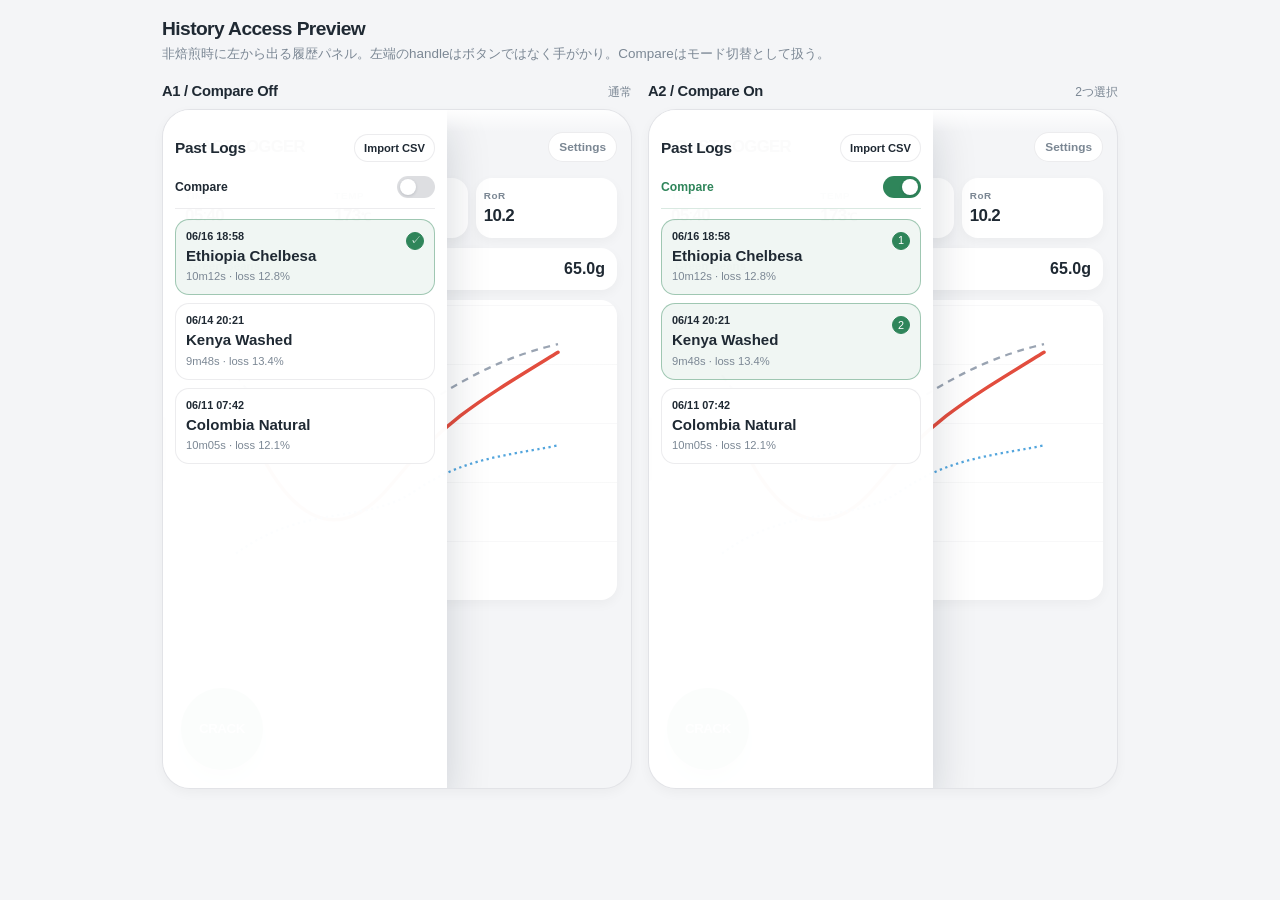
<file: mockups/issue-12-history-rail-preview.html>
<!doctype html>
<html lang="ja">
<head>
  <meta charset="utf-8">
  <meta name="viewport" content="width=device-width, initial-scale=1">
  <title>History Rail Preview</title>
  <style>
    :root {
      --bg-main: #f4f5f7;
      --surface: #ffffff;
      --text-primary: #1f2933;
      --text-secondary: #7b8794;
      --text-muted: #a0aec0;
      --accent-green: #2f855a;
      --accent-orange: #dd6b20;
      --accent-red: #e53e3e;
      --chart-temp: #e74c3c;
      --chart-ror: #3498db;
      --shadow-soft: 0 4px 12px rgba(0, 0, 0, 0.04);
      --shadow-panel: 0 18px 42px rgba(15, 23, 42, 0.16);
    }

    * {
      box-sizing: border-box;
    }

    body {
      margin: 0;
      background: var(--bg-main);
      color: var(--text-primary);
      font-family: -apple-system, BlinkMacSystemFont, "SF Pro Text", "Hiragino Sans", "Hiragino Kaku Gothic ProN", "Yu Gothic", sans-serif;
    }

    main {
      width: min(980px, 100%);
      margin: 0 auto;
      padding: 18px 12px 32px;
    }

    h1 {
      margin: 0 0 4px;
      font-size: 1.2rem;
      letter-spacing: -0.03em;
    }

    .summary {
      margin: 0 0 18px;
      color: var(--text-secondary);
      font-size: 0.84rem;
      line-height: 1.55;
    }

    .preview-grid {
      display: grid;
      grid-template-columns: repeat(2, minmax(0, 1fr));
      gap: 16px;
    }

    .preview {
      min-width: 0;
    }

    .preview-title {
      display: flex;
      align-items: baseline;
      justify-content: space-between;
      gap: 10px;
      margin-bottom: 8px;
    }

    .preview-title strong {
      font-size: 0.92rem;
      letter-spacing: -0.02em;
    }

    .preview-title span {
      color: var(--text-secondary);
      font-size: 0.76rem;
      white-space: nowrap;
    }

    .phone {
      position: relative;
      overflow: hidden;
      height: 680px;
      border: 1px solid rgba(15, 23, 42, 0.08);
      border-radius: 28px;
      background: var(--bg-main);
      box-shadow: var(--shadow-soft);
    }

    .phone::before {
      content: "";
      position: absolute;
      top: 0;
      left: 0;
      right: 0;
      height: 22px;
      background: linear-gradient(180deg, rgba(255, 255, 255, 0.92), rgba(255, 255, 255, 0));
      z-index: 8;
      pointer-events: none;
    }

    .app {
      height: 100%;
      padding: 22px 14px 18px;
      transition: transform 220ms cubic-bezier(0.2, 0.8, 0.2, 1), filter 220ms ease;
    }

    .app.is-shifted {
      transform: translateX(0);
      filter: saturate(0.96);
    }

    header {
      display: flex;
      align-items: center;
      justify-content: space-between;
      margin-bottom: 16px;
    }

    .brand {
      font-size: 1.05rem;
      font-weight: 800;
      letter-spacing: -0.04em;
    }

    .settings {
      border: 1px solid rgba(15, 23, 42, 0.08);
      border-radius: 999px;
      padding: 7px 10px;
      color: var(--text-secondary);
      background: var(--surface);
      font-size: 0.74rem;
      font-weight: 700;
    }

    .stats {
      display: grid;
      grid-template-columns: repeat(3, 1fr);
      gap: 8px;
      margin-bottom: 10px;
    }

    .stat {
      padding: 12px 8px;
      border-radius: 16px;
      background: var(--surface);
      box-shadow: var(--shadow-soft);
    }

    .stat-label {
      display: block;
      color: var(--text-secondary);
      font-size: 0.62rem;
      font-weight: 800;
      letter-spacing: 0.06em;
    }

    .stat-value {
      display: block;
      margin-top: 5px;
      font-size: 1.06rem;
      font-weight: 800;
      font-variant-numeric: tabular-nums;
      letter-spacing: -0.04em;
    }

    .weight {
      display: flex;
      justify-content: space-between;
      gap: 12px;
      margin-bottom: 10px;
      padding: 12px;
      border-radius: 16px;
      background: var(--surface);
      box-shadow: var(--shadow-soft);
    }

    .weight span {
      color: var(--text-secondary);
      font-size: 0.72rem;
      font-weight: 700;
    }

    .weight strong {
      font-size: 1rem;
      font-variant-numeric: tabular-nums;
    }

    .chart {
      position: relative;
      overflow: hidden;
      height: 300px;
      margin-bottom: 14px;
      padding: 12px 8px;
      border-radius: 16px;
      background:
        repeating-linear-gradient(0deg, transparent 0 58px, rgba(15, 23, 42, 0.06) 59px),
        var(--surface);
      box-shadow: var(--shadow-soft);
    }

    svg {
      display: block;
      width: 100%;
      height: 100%;
    }

    .target-line {
      fill: none;
      stroke: rgba(100, 116, 139, 0.65);
      stroke-width: 2;
      stroke-dasharray: 6 5;
    }

    .temp-line {
      fill: none;
      stroke: var(--chart-temp);
      stroke-width: 3;
      stroke-linecap: round;
    }

    .ror-line {
      fill: none;
      stroke: var(--chart-ror);
      stroke-width: 2;
      stroke-dasharray: 2 3;
      opacity: 0.86;
    }

    .action {
      position: absolute;
      left: 18px;
      bottom: 18px;
      width: 82px;
      height: 82px;
      border-radius: 999px;
      border: 0;
      color: #fff;
      background: var(--accent-green);
      box-shadow: 0 12px 24px rgba(47, 133, 90, 0.2);
      font-weight: 900;
      letter-spacing: -0.03em;
    }

    .rail {
      position: absolute;
      inset: 0 auto 0 0;
      z-index: 4;
      display: flex;
      transform: translateX(-100%);
      transition: transform 220ms cubic-bezier(0.2, 0.8, 0.2, 1);
    }

    .rail.is-open {
      transform: translateX(0);
    }

    .rail-panel {
      width: 284px;
      padding: 24px 12px 18px;
      background: rgba(255, 255, 255, 0.98);
      box-shadow: var(--shadow-panel);
    }

    .panel-title {
      margin: 0 0 10px;
      font-size: 0.96rem;
      letter-spacing: -0.02em;
    }

    .panel-header {
      display: flex;
      align-items: center;
      justify-content: space-between;
      gap: 10px;
      margin-bottom: 10px;
    }

    .panel-header .panel-title {
      margin: 0;
    }

    .panel-import {
      border: 1px solid rgba(15, 23, 42, 0.08);
      border-radius: 999px;
      padding: 7px 9px;
      color: var(--text-primary);
      background: #fff;
      font-size: 0.7rem;
      font-weight: 800;
    }

    .batch-list {
      display: grid;
      gap: 8px;
    }

    .batch {
      position: relative;
      padding: 10px;
      padding-right: 38px;
      border: 1px solid rgba(15, 23, 42, 0.08);
      border-radius: 14px;
      background: #fff;
    }

    .batch-top {
      display: flex;
      justify-content: space-between;
      gap: 8px;
      font-size: 0.68rem;
      font-weight: 800;
      font-variant-numeric: tabular-nums;
    }

    .batch-bean {
      display: block;
      margin-top: 4px;
      color: var(--text-primary);
      font-size: 0.94rem;
      font-weight: 700;
      line-height: 1.35;
    }

    .batch-meta {
      display: block;
      margin-top: 3px;
      color: var(--text-secondary);
      font-size: 0.7rem;
      line-height: 1.35;
    }

    .compare-toggle {
      display: flex;
      align-items: center;
      justify-content: space-between;
      gap: 10px;
      width: 100%;
      margin-bottom: 10px;
      border: 0;
      border-bottom: 1px solid rgba(15, 23, 42, 0.08);
      border-radius: 0;
      padding: 4px 0 10px;
      color: var(--text-primary);
      background: transparent;
      font-size: 0.76rem;
      font-weight: 800;
    }

    .compare-toggle.is-on {
      border-color: rgba(47, 133, 90, 0.18);
      color: var(--accent-green);
    }

    .toggle-pill {
      position: relative;
      width: 38px;
      height: 22px;
      flex: 0 0 auto;
      border-radius: 999px;
      background: rgba(15, 23, 42, 0.14);
    }

    .toggle-pill::after {
      content: "";
      position: absolute;
      top: 3px;
      left: 3px;
      width: 16px;
      height: 16px;
      border-radius: 50%;
      background: #fff;
      box-shadow: 0 1px 3px rgba(15, 23, 42, 0.16);
    }

    .compare-toggle.is-on .toggle-pill {
      background: var(--accent-green);
    }

    .compare-toggle.is-on .toggle-pill::after {
      transform: translateX(16px);
    }

    .batch.is-selected {
      border-color: rgba(47, 133, 90, 0.42);
      background: rgba(47, 133, 90, 0.07);
    }

    .select-mark {
      position: absolute;
      top: 12px;
      right: 10px;
      display: inline-grid;
      width: 18px;
      height: 18px;
      place-items: center;
      border: 1.5px solid rgba(15, 23, 42, 0.14);
      border-radius: 50%;
      color: var(--text-secondary);
      font-size: 0.68rem;
      line-height: 1;
    }

    .batch.is-selected .select-mark {
      border-color: var(--accent-green);
      color: #fff;
      background: var(--accent-green);
    }

    .batch:not(.has-mark) .select-mark {
      display: none;
    }

    .peek-handle {
      position: absolute;
      top: 50%;
      left: 0;
      z-index: 3;
      width: 3px;
      height: 64px;
      transform: translateY(-50%);
      border-radius: 0 999px 999px 0;
      background: rgba(31, 41, 51, 0.12);
    }

    @media (max-width: 760px) {
      .preview-grid {
        grid-template-columns: 1fr;
      }

      .phone {
        height: 640px;
      }
    }
  </style>
</head>
<body>
  <main>
    <h1>History Access Preview</h1>
    <p class="summary">非焙煎時に左から出る履歴パネル。左端のhandleはボタンではなく手がかり。Compareはモード切替として扱う。</p>

    <div class="preview-grid">
      <section class="preview">
        <div class="preview-title">
          <strong>A1 / Compare Off</strong>
          <span>通常</span>
        </div>
        <div class="phone">
          <div class="peek-handle"></div>
          <aside class="rail is-open">
            <div class="rail-panel">
              <div class="panel-header">
                <h2 class="panel-title">Past Logs</h2>
                <button class="panel-import" type="button">Import CSV</button>
              </div>
              <button class="compare-toggle" type="button">
                <span>Compare</span>
                <span class="toggle-pill" aria-hidden="true"></span>
              </button>
              <div class="batch-list">
                <div class="batch has-mark is-selected">
                  <span class="select-mark">✓</span>
                  <span class="batch-top"><span>06/16 18:58</span></span>
                  <span class="batch-bean">Ethiopia Chelbesa</span>
                  <span class="batch-meta">10m12s · loss 12.8%</span>
                </div>
                <div class="batch">
                  <span class="batch-top"><span>06/14 20:21</span></span>
                  <span class="batch-bean">Kenya Washed</span>
                  <span class="batch-meta">9m48s · loss 13.4%</span>
                </div>
                <div class="batch">
                  <span class="batch-top"><span>06/11 07:42</span></span>
                  <span class="batch-bean">Colombia Natural</span>
                  <span class="batch-meta">10m05s · loss 12.1%</span>
                </div>
              </div>
            </div>
          </aside>
          <div class="app is-shifted">
            <header>
              <span class="brand">ROAST LOGGER</span>
              <span class="settings">Settings</span>
            </header>
            <div class="stats">
              <div class="stat"><span class="stat-label">TIME</span><span class="stat-value">05<span style="font-weight:300">:</span>40</span></div>
              <div class="stat"><span class="stat-label">TEMP</span><span class="stat-value">173<span style="font-size:.62em">℃</span></span></div>
              <div class="stat"><span class="stat-label">RoR</span><span class="stat-value">10.2</span></div>
            </div>
            <div class="weight"><span>Green Beans</span><strong>65.0g</strong></div>
            <div class="chart">
              <svg viewBox="0 0 300 240" role="img" aria-label="roast chart">
                <path class="target-line" d="M10 55 C55 118 105 125 150 96 S230 42 290 28"></path>
                <path class="temp-line" d="M10 70 C50 190 100 205 145 150 S220 78 290 35"></path>
                <path class="ror-line" d="M10 210 C70 166 122 185 165 156 S240 126 290 116"></path>
              </svg>
            </div>
            <button class="action" type="button">CRACK</button>
          </div>
        </div>
      </section>

      <section class="preview">
        <div class="preview-title">
          <strong>A2 / Compare On</strong>
          <span>2つ選択</span>
        </div>
        <div class="phone">
          <div class="peek-handle"></div>
          <aside class="rail is-open">
            <div class="rail-panel">
              <div class="panel-header">
                <h2 class="panel-title">Past Logs</h2>
                <button class="panel-import" type="button">Import CSV</button>
              </div>
              <button class="compare-toggle is-on" type="button">
                <span>Compare</span>
                <span class="toggle-pill" aria-hidden="true"></span>
              </button>
              <div class="batch-list">
                <div class="batch has-mark is-selected">
                  <span class="select-mark">1</span>
                  <span class="batch-top"><span>06/16 18:58</span></span>
                  <span class="batch-bean">Ethiopia Chelbesa</span>
                  <span class="batch-meta">10m12s · loss 12.8%</span>
                </div>
                <div class="batch has-mark is-selected">
                  <span class="select-mark">2</span>
                  <span class="batch-top"><span>06/14 20:21</span></span>
                  <span class="batch-bean">Kenya Washed</span>
                  <span class="batch-meta">9m48s · loss 13.4%</span>
                </div>
                <div class="batch">
                  <span class="select-mark"></span>
                  <span class="batch-top"><span>06/11 07:42</span></span>
                  <span class="batch-bean">Colombia Natural</span>
                  <span class="batch-meta">10m05s · loss 12.1%</span>
                </div>
              </div>
            </div>
          </aside>
          <div class="app is-shifted">
            <header>
              <span class="brand">ROAST LOGGER</span>
              <span class="settings">Settings</span>
            </header>
            <div class="stats">
              <div class="stat"><span class="stat-label">TIME</span><span class="stat-value">05<span style="font-weight:300">:</span>40</span></div>
              <div class="stat"><span class="stat-label">TEMP</span><span class="stat-value">173<span style="font-size:.62em">℃</span></span></div>
              <div class="stat"><span class="stat-label">RoR</span><span class="stat-value">10.2</span></div>
            </div>
            <div class="weight"><span>Green Beans</span><strong>65.0g</strong></div>
            <div class="chart">
              <svg viewBox="0 0 300 240" role="img" aria-label="roast chart">
                <path class="target-line" d="M10 55 C55 118 105 125 150 96 S230 42 290 28"></path>
                <path class="temp-line" d="M10 70 C50 190 100 205 145 150 S220 78 290 35"></path>
                <path class="ror-line" d="M10 210 C70 166 122 185 165 156 S240 126 290 116"></path>
              </svg>
            </div>
            <button class="action" type="button">CRACK</button>
          </div>
        </div>
      </section>
    </div>
  </main>
</body>
</html>
</file>
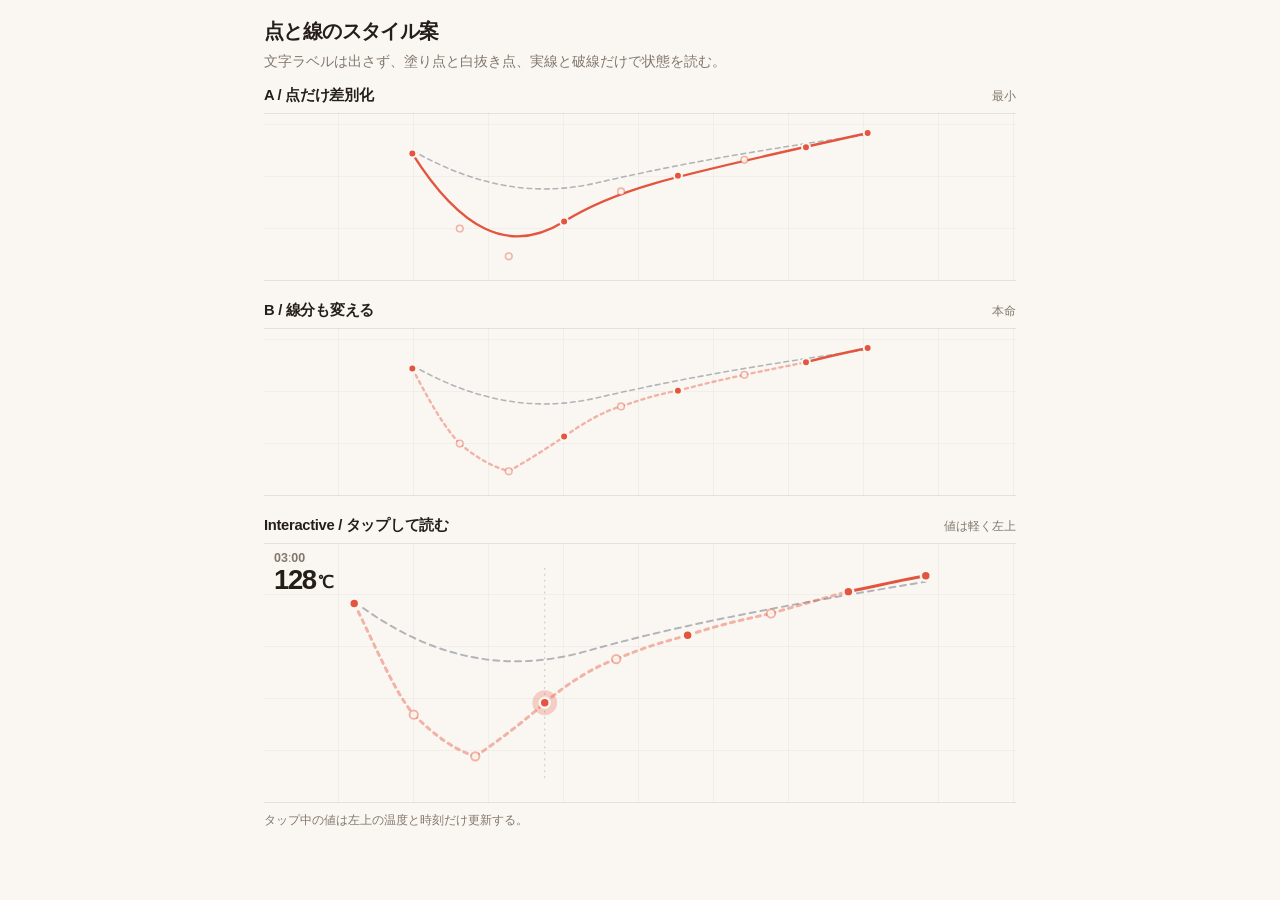
<file: mockups/issue-18-chart-point-preview.html>
<!doctype html>
<html lang="ja">
<head>
  <meta charset="utf-8">
  <meta name="viewport" content="width=device-width, initial-scale=1">
  <title>Issue 18 - Chart Point Preview</title>
  <style>
    :root {
      --bg: #faf7f2;
      --ink: #241d18;
      --muted: #81766c;
      --grid: rgba(36, 29, 24, 0.08);
      --actual: #e4553f;
      --estimated: rgba(228, 85, 63, 0.28);
      --estimated-line: rgba(228, 85, 63, 0.42);
      --target: rgba(91, 103, 117, 0.46);
    }

    * {
      box-sizing: border-box;
    }

    body {
      margin: 0;
      color: var(--ink);
      background: var(--bg);
      font-family: -apple-system, BlinkMacSystemFont, "SF Pro Text", "Hiragino Sans", "Hiragino Kaku Gothic ProN", "Yu Gothic", sans-serif;
    }

    main {
      width: min(780px, 100%);
      margin: 0 auto;
      padding: 18px 14px 28px;
    }

    h1 {
      margin: 0 0 6px;
      font-size: 1.25rem;
      letter-spacing: -0.03em;
    }

    .summary {
      margin: 0 0 14px;
      color: var(--muted);
      font-size: 0.86rem;
      line-height: 1.55;
    }

    .preview-stack {
      display: grid;
      gap: 20px;
    }

    .preview-title {
      display: flex;
      align-items: baseline;
      justify-content: space-between;
      gap: 10px;
      margin-bottom: 8px;
    }

    .preview-title strong {
      font-size: 0.92rem;
      letter-spacing: -0.02em;
    }

    .preview-title span {
      color: var(--muted);
      font-size: 0.76rem;
      white-space: nowrap;
    }

    .chart {
      position: relative;
      height: 260px;
      border-top: 1px solid rgba(36, 29, 24, 0.1);
      border-bottom: 1px solid rgba(36, 29, 24, 0.1);
      background:
        repeating-linear-gradient(0deg, transparent 0 51px, var(--grid) 52px),
        repeating-linear-gradient(90deg, transparent 0 74px, var(--grid) 75px);
    }

    .chart.compact {
      height: 168px;
    }

    svg {
      display: block;
      width: 100%;
      height: 100%;
      touch-action: manipulation;
    }

    .target-line,
    .roast-line,
    .roast-line-estimated {
      fill: none;
      stroke-linecap: round;
      stroke-linejoin: round;
    }

    .target-line {
      stroke: var(--target);
      stroke-width: 2;
      stroke-dasharray: 6 5;
    }

    .roast-line {
      stroke: var(--actual);
      stroke-width: 3;
    }

    .roast-line-estimated {
      stroke: var(--estimated-line);
      stroke-width: 3;
      stroke-dasharray: 4 5;
    }

    .actual-point {
      fill: var(--actual);
      stroke: var(--bg);
      stroke-width: 2.5;
    }

    .estimated-point {
      fill: rgba(250, 247, 242, 0.9);
      stroke: var(--estimated-line);
      stroke-width: 2;
    }

    .guide {
      stroke: rgba(36, 29, 24, 0.22);
      stroke-width: 1;
      stroke-dasharray: 2 4;
      opacity: 0;
    }

    .selected-ring {
      fill: none;
      stroke: rgba(228, 85, 63, 0.25);
      stroke-width: 7;
      opacity: 0;
    }

    .hit-target {
      fill: transparent;
      cursor: pointer;
    }

    .inline-readout {
      position: absolute;
      top: 8px;
      left: 10px;
      display: flex;
      flex-direction: column;
      align-items: flex-start;
      gap: 1px;
      padding: 0;
      color: var(--ink);
      pointer-events: none;
      text-shadow:
        0 1px 0 rgba(250, 247, 242, 0.9),
        0 0 8px rgba(250, 247, 242, 0.8);
    }

    .inline-temp {
      display: inline-flex;
      align-items: baseline;
      font-size: 1.72rem;
      font-weight: 700;
      letter-spacing: -0.05em;
      line-height: 1;
    }

    .inline-unit {
      position: relative;
      top: -0.02em;
      margin-left: 2px;
      font-size: 0.62em;
      font-weight: 600;
      letter-spacing: -0.03em;
    }

    .inline-meta {
      color: var(--muted);
      font-size: 0.78rem;
      font-weight: 600;
      line-height: 1;
      white-space: nowrap;
    }

    .time-separator {
      font-weight: 300;
    }

    .note {
      margin: 8px 0 0;
      color: var(--muted);
      font-size: 0.78rem;
      line-height: 1.55;
    }

    @media (max-width: 520px) {
      main {
        padding-inline: 10px;
      }

      .chart {
        height: 245px;
      }

      .chart.compact {
        height: 150px;
      }

      .inline-temp {
        font-size: 1.5rem;
      }
    }
  </style>
</head>
<body>
  <main>
    <h1>点と線のスタイル案</h1>
    <p class="summary">文字ラベルは出さず、塗り点と白抜き点、実線と破線だけで状態を読む。</p>

    <div class="preview-stack">
      <section>
        <div class="preview-title">
          <strong>A / 点だけ差別化</strong>
          <span>最小</span>
        </div>
        <div class="chart compact">
          <svg viewBox="0 0 640 210" role="img" aria-label="actual and estimated points">
            <path class="target-line" d="M32 46 C112 92 188 105 266 87 S438 50 608 26"></path>
            <path class="roast-line" d="M32 50 C92 145 154 180 224 136 S368 78 608 24"></path>
            <circle class="actual-point" cx="32" cy="50" r="5"></circle>
            <circle class="estimated-point" cx="92" cy="145" r="4.2"></circle>
            <circle class="estimated-point" cx="154" cy="180" r="4.2"></circle>
            <circle class="actual-point" cx="224" cy="136" r="5"></circle>
            <circle class="estimated-point" cx="296" cy="98" r="4.2"></circle>
            <circle class="actual-point" cx="368" cy="78" r="5"></circle>
            <circle class="estimated-point" cx="452" cy="58" r="4.2"></circle>
            <circle class="actual-point" cx="530" cy="42" r="5"></circle>
            <circle class="actual-point" cx="608" cy="24" r="5"></circle>
          </svg>
        </div>
      </section>

      <section>
        <div class="preview-title">
          <strong>B / 線分も変える</strong>
          <span>本命</span>
        </div>
        <div class="chart compact">
          <svg viewBox="0 0 640 210" role="img" aria-label="interpolated segments are subtle">
            <path class="target-line" d="M32 46 C112 92 188 105 266 87 S438 50 608 26"></path>
            <path class="roast-line-estimated" d="M32 50 C54 92 72 124 92 145"></path>
            <path class="roast-line-estimated" d="M92 145 C112 162 132 174 154 180"></path>
            <path class="roast-line-estimated" d="M154 180 C178 166 204 150 224 136"></path>
            <path class="roast-line-estimated" d="M224 136 C250 118 274 104 296 98"></path>
            <path class="roast-line-estimated" d="M296 98 C324 88 346 82 368 78"></path>
            <path class="roast-line-estimated" d="M368 78 C398 70 424 64 452 58"></path>
            <path class="roast-line-estimated" d="M452 58 C480 52 506 47 530 42"></path>
            <path class="roast-line" d="M530 42 C560 34 584 29 608 24"></path>
            <circle class="actual-point" cx="32" cy="50" r="5"></circle>
            <circle class="estimated-point" cx="92" cy="145" r="4.2"></circle>
            <circle class="estimated-point" cx="154" cy="180" r="4.2"></circle>
            <circle class="actual-point" cx="224" cy="136" r="5"></circle>
            <circle class="estimated-point" cx="296" cy="98" r="4.2"></circle>
            <circle class="actual-point" cx="368" cy="78" r="5"></circle>
            <circle class="estimated-point" cx="452" cy="58" r="4.2"></circle>
            <circle class="actual-point" cx="530" cy="42" r="5"></circle>
            <circle class="actual-point" cx="608" cy="24" r="5"></circle>
          </svg>
        </div>
      </section>

      <section>
        <div class="preview-title">
          <strong>Interactive / タップして読む</strong>
          <span>値は軽く左上</span>
        </div>
        <div class="chart" id="interactiveChart">
          <svg id="roastPreviewSvg" viewBox="0 0 640 260" role="img" aria-label="interactive roast chart">
            <path class="target-line" d="M32 58 C112 118 188 130 266 108 S438 66 608 38"></path>
            <path class="roast-line-estimated" d="M32 60 C54 104 72 148 92 172"></path>
            <path class="roast-line-estimated" d="M92 172 C112 192 132 207 154 214"></path>
            <path class="roast-line-estimated" d="M154 214 C178 198 204 178 224 160"></path>
            <path class="roast-line-estimated" d="M224 160 C250 138 274 124 296 116"></path>
            <path class="roast-line-estimated" d="M296 116 C324 104 346 98 368 92"></path>
            <path class="roast-line-estimated" d="M368 92 C398 82 424 76 452 70"></path>
            <path class="roast-line-estimated" d="M452 70 C480 62 506 54 530 48"></path>
            <path class="roast-line" d="M530 48 C560 42 584 36 608 32"></path>
            <line id="selectedGuide" class="guide" x1="224" y1="24" x2="224" y2="236"></line>
            <circle id="selectedRing" class="selected-ring" cx="224" cy="160" r="9"></circle>
            <g id="pointsLayer"></g>
          </svg>
          <div class="inline-readout" aria-live="polite">
            <span class="inline-meta" id="readoutMeta">03<span class="time-separator">:</span>00</span>
            <span class="inline-temp"><span id="readoutTemp">128</span><span class="inline-unit">℃</span></span>
          </div>
        </div>
        <p class="note">タップ中の値は左上の温度と時刻だけ更新する。</p>
      </section>
    </div>
  </main>

  <script>
    const points = [
      { x: 32, y: 60, temp: 160, time: '00:00', kind: 'actual' },
      { x: 92, y: 172, temp: 91, time: '01:00', kind: 'estimated' },
      { x: 154, y: 214, temp: 75, time: '02:00', kind: 'estimated' },
      { x: 224, y: 160, temp: 128, time: '03:00', kind: 'actual' },
      { x: 296, y: 116, temp: 149, time: '04:00', kind: 'estimated' },
      { x: 368, y: 92, temp: 167, time: '05:00', kind: 'actual' },
      { x: 452, y: 70, temp: 182, time: '06:00', kind: 'estimated' },
      { x: 530, y: 48, temp: 194, time: '07:00', kind: 'actual' },
      { x: 608, y: 32, temp: 202, time: '08:00', kind: 'actual' }
    ];

    const svg = document.getElementById('roastPreviewSvg');
    const layer = document.getElementById('pointsLayer');
    const guide = document.getElementById('selectedGuide');
    const ring = document.getElementById('selectedRing');
    const readoutTemp = document.getElementById('readoutTemp');
    const readoutMeta = document.getElementById('readoutMeta');

    points.forEach((point, index) => {
      const visiblePoint = document.createElementNS('http://www.w3.org/2000/svg', 'circle');
      visiblePoint.setAttribute('class', point.kind === 'actual' ? 'actual-point' : 'estimated-point');
      visiblePoint.setAttribute('cx', point.x);
      visiblePoint.setAttribute('cy', point.y);
      visiblePoint.setAttribute('r', point.kind === 'actual' ? 5 : 4.2);
      layer.appendChild(visiblePoint);

      const hitTarget = document.createElementNS('http://www.w3.org/2000/svg', 'circle');
      hitTarget.setAttribute('class', 'hit-target');
      hitTarget.setAttribute('cx', point.x);
      hitTarget.setAttribute('cy', point.y);
      hitTarget.setAttribute('r', 28);
      hitTarget.addEventListener('pointerdown', () => selectPoint(index));
      layer.appendChild(hitTarget);
    });

    function selectPoint(index) {
      const point = points[index];
      guide.setAttribute('x1', point.x);
      guide.setAttribute('x2', point.x);
      guide.style.opacity = '1';
      ring.setAttribute('cx', point.x);
      ring.setAttribute('cy', point.y);
      ring.style.opacity = '1';
      readoutTemp.textContent = point.temp;
      readoutMeta.innerHTML = point.time.replace(':', '<span class="time-separator">:</span>');
    }

    svg.addEventListener('pointermove', (event) => {
      if (event.buttons !== 1 && event.pointerType !== 'touch') {
        return;
      }

      const rect = svg.getBoundingClientRect();
      const x = ((event.clientX - rect.left) / rect.width) * 640;
      const nearest = points.reduce((best, point, index) => {
        const distance = Math.abs(point.x - x);
        return distance < best.distance ? { index, distance } : best;
      }, { index: 0, distance: Infinity });

      selectPoint(nearest.index);
    });

    selectPoint(3);
  </script>
</body>
</html>
</file>
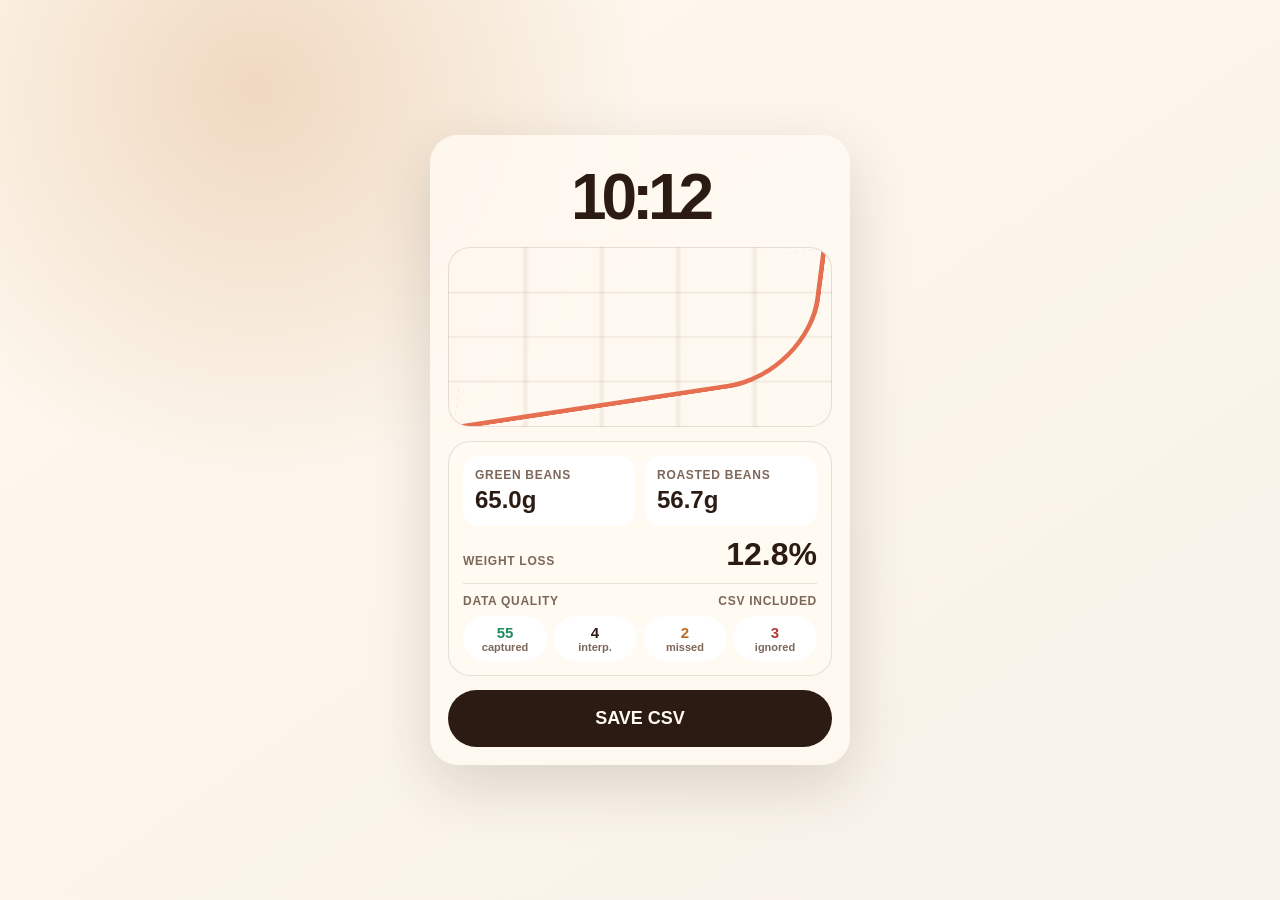
<file: mockups/issue-18-data-quality-summary-a.html>
<!doctype html>
<html lang="ja">
<head>
<meta charset="utf-8">
<meta name="viewport" content="width=device-width, initial-scale=1">
<title>Issue #18 Mock A - Compact Quality Pills</title>
<style>
    :root {
        --bg: #f7f2ea;
        --card: #fffaf2;
        --ink: #2c1b12;
        --muted: #7d6759;
        --line: rgba(92, 58, 35, 0.14);
        --good: #1f8a5b;
        --warn: #bc6c25;
        --bad: #b33939;
    }
    * { box-sizing: border-box; }
    body {
        margin: 0;
        min-height: 100vh;
        display: grid;
        place-items: center;
        background:
            radial-gradient(circle at 20% 10%, rgba(188, 108, 37, 0.22), transparent 30%),
            linear-gradient(145deg, #fff8ed, var(--bg));
        color: var(--ink);
        font-family: ui-rounded, "Hiragino Maru Gothic ProN", "Yu Gothic", sans-serif;
    }
    main {
        width: min(420px, calc(100vw - 28px));
        padding: 18px;
        border-radius: 28px;
        background: rgba(255, 250, 242, 0.88);
        box-shadow: 0 20px 60px rgba(58, 35, 22, 0.16);
    }
    .timer {
        font-size: 64px;
        line-height: 1;
        font-weight: 900;
        letter-spacing: -0.08em;
        text-align: center;
        margin: 12px 0 18px;
    }
    .chart {
        height: 180px;
        border: 1px solid var(--line);
        border-radius: 22px;
        background:
            linear-gradient(180deg, transparent 24%, rgba(92, 58, 35, 0.08) 25%, transparent 26%, transparent 49%, rgba(92, 58, 35, 0.08) 50%, transparent 51%, transparent 74%, rgba(92, 58, 35, 0.08) 75%, transparent 76%),
            linear-gradient(90deg, transparent 19%, rgba(92, 58, 35, 0.08) 20%, transparent 21%, transparent 39%, rgba(92, 58, 35, 0.08) 40%, transparent 41%, transparent 59%, rgba(92, 58, 35, 0.08) 60%, transparent 61%, transparent 79%, rgba(92, 58, 35, 0.08) 80%, transparent 81%);
        position: relative;
        overflow: hidden;
    }
    .chart::before {
        content: "";
        position: absolute;
        inset: 26px 18px 22px;
        border-bottom: 5px solid #e76f51;
        border-right: 5px solid #e76f51;
        border-radius: 0 0 80px 0;
        transform: skew(-16deg) rotate(-9deg);
    }
    .weight-card {
        margin-top: 14px;
        padding: 14px;
        border: 1px solid var(--line);
        border-radius: 22px;
        background: var(--card);
    }
    .weights {
        display: grid;
        grid-template-columns: 1fr 1fr;
        gap: 10px;
    }
    .field {
        padding: 12px;
        border-radius: 16px;
        background: #fff;
    }
    .label {
        display: block;
        color: var(--muted);
        font-size: 12px;
        font-weight: 800;
        text-transform: uppercase;
        letter-spacing: 0.06em;
    }
    .value {
        display: block;
        margin-top: 4px;
        font-size: 24px;
        font-weight: 900;
    }
    .loss {
        margin-top: 10px;
        display: flex;
        justify-content: space-between;
        align-items: baseline;
        gap: 8px;
    }
    .loss b { font-size: 32px; }
    .quality {
        margin-top: 10px;
        padding-top: 10px;
        border-top: 1px solid var(--line);
    }
    .quality-title {
        display: flex;
        justify-content: space-between;
        align-items: center;
        color: var(--muted);
        font-size: 12px;
        font-weight: 900;
        letter-spacing: 0.06em;
        text-transform: uppercase;
    }
    .pills {
        display: grid;
        grid-template-columns: repeat(4, 1fr);
        gap: 6px;
        margin-top: 8px;
    }
    .pill {
        padding: 8px 6px;
        border-radius: 999px;
        background: #fff;
        text-align: center;
        font-size: 11px;
        font-weight: 800;
        color: var(--muted);
    }
    .pill strong {
        display: block;
        color: var(--ink);
        font-size: 15px;
    }
    .pill.good strong { color: var(--good); }
    .pill.warn strong { color: var(--warn); }
    .pill.bad strong { color: var(--bad); }
    .action {
        width: 100%;
        margin-top: 14px;
        border: 0;
        border-radius: 999px;
        padding: 18px;
        background: #2c1b12;
        color: #fffaf2;
        font-size: 18px;
        font-weight: 900;
    }
</style>
</head>
<body>
<main>
    <div class="timer">10:12</div>
    <div class="chart" aria-label="roast chart mock"></div>
    <section class="weight-card" aria-label="post roast summary">
        <div class="weights">
            <div class="field">
                <span class="label">Green Beans</span>
                <span class="value">65.0g</span>
            </div>
            <div class="field">
                <span class="label">Roasted Beans</span>
                <span class="value">56.7g</span>
            </div>
        </div>
        <div class="loss">
            <span class="label">Weight Loss</span>
            <b>12.8%</b>
        </div>
        <div class="quality">
            <div class="quality-title">
                <span>Data Quality</span>
                <span>CSV included</span>
            </div>
            <div class="pills">
                <div class="pill good"><strong>55</strong>captured</div>
                <div class="pill"><strong>4</strong>interp.</div>
                <div class="pill warn"><strong>2</strong>missed</div>
                <div class="pill bad"><strong>3</strong>ignored</div>
            </div>
        </div>
    </section>
    <button class="action">SAVE CSV</button>
</main>
</body>
</html>
</file>
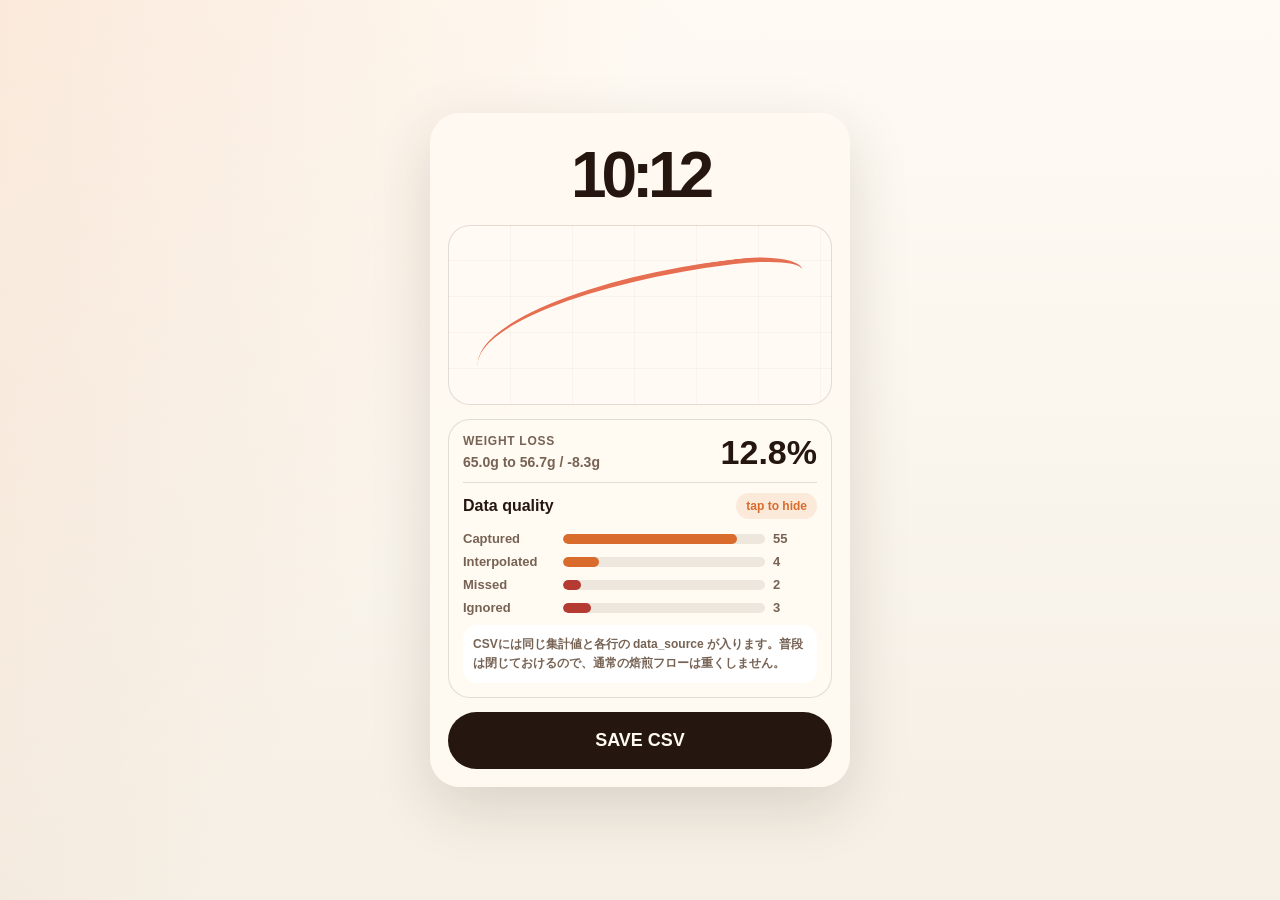
<file: mockups/issue-18-data-quality-summary-b.html>
<!doctype html>
<html lang="ja">
<head>
<meta charset="utf-8">
<meta name="viewport" content="width=device-width, initial-scale=1">
<title>Issue #18 Mock B - Collapsible Quality Drawer</title>
<style>
    :root {
        --bg: #f5efe5;
        --panel: #fffaf2;
        --ink: #25170f;
        --muted: #776354;
        --line: rgba(91, 60, 39, 0.16);
        --accent: #d96c2c;
        --danger: #b43a32;
    }
    * { box-sizing: border-box; }
    body {
        margin: 0;
        min-height: 100vh;
        display: grid;
        place-items: center;
        background:
            linear-gradient(120deg, rgba(217, 108, 44, 0.12), transparent 40%),
            linear-gradient(180deg, #fffbf4, var(--bg));
        color: var(--ink);
        font-family: ui-rounded, "Hiragino Maru Gothic ProN", "Yu Gothic", sans-serif;
    }
    main {
        width: min(420px, calc(100vw - 28px));
        padding: 18px;
        border-radius: 30px;
        background: rgba(255, 250, 242, 0.9);
        box-shadow: 0 20px 60px rgba(50, 31, 18, 0.15);
    }
    .timer {
        font-size: 64px;
        line-height: 1;
        font-weight: 900;
        letter-spacing: -0.08em;
        text-align: center;
        margin: 12px 0 18px;
    }
    .chart {
        height: 180px;
        border-radius: 22px;
        border: 1px solid var(--line);
        background:
            repeating-linear-gradient(0deg, transparent, transparent 35px, rgba(91, 60, 39, 0.07) 36px),
            repeating-linear-gradient(90deg, transparent, transparent 61px, rgba(91, 60, 39, 0.07) 62px),
            #fffaf4;
        position: relative;
        overflow: hidden;
    }
    .chart::before {
        content: "";
        position: absolute;
        left: 24px;
        right: 24px;
        bottom: 38px;
        height: 90px;
        border-top: 5px solid #e76f51;
        border-radius: 80% 20% 0 0;
        transform: rotate(-7deg);
    }
    .post {
        margin-top: 14px;
        padding: 14px;
        border: 1px solid var(--line);
        border-radius: 22px;
        background: var(--panel);
    }
    .post-top {
        display: grid;
        grid-template-columns: 1fr auto;
        gap: 10px;
        align-items: center;
    }
    .label {
        color: var(--muted);
        font-size: 12px;
        font-weight: 900;
        letter-spacing: 0.06em;
        text-transform: uppercase;
    }
    .loss {
        font-size: 34px;
        line-height: 1;
        font-weight: 900;
    }
    .weights {
        margin-top: 6px;
        color: var(--muted);
        font-size: 14px;
        font-weight: 700;
    }
    details {
        margin-top: 12px;
        border-top: 1px solid var(--line);
        padding-top: 10px;
    }
    summary {
        list-style: none;
        cursor: pointer;
        display: flex;
        align-items: center;
        justify-content: space-between;
        gap: 12px;
        font-weight: 900;
    }
    summary::-webkit-details-marker { display: none; }
    .badge {
        border-radius: 999px;
        padding: 6px 10px;
        background: rgba(217, 108, 44, 0.12);
        color: var(--accent);
        font-size: 12px;
        font-weight: 900;
    }
    .metrics {
        display: grid;
        gap: 8px;
        margin-top: 12px;
    }
    .metric {
        display: grid;
        grid-template-columns: 92px 1fr 44px;
        align-items: center;
        gap: 8px;
        font-size: 13px;
        color: var(--muted);
        font-weight: 800;
    }
    .bar {
        height: 10px;
        overflow: hidden;
        border-radius: 999px;
        background: rgba(91, 60, 39, 0.10);
    }
    .bar span {
        display: block;
        height: 100%;
        border-radius: inherit;
        background: var(--accent);
    }
    .metric.danger .bar span { background: var(--danger); }
    .note {
        margin-top: 10px;
        padding: 10px;
        border-radius: 14px;
        background: #fff;
        color: var(--muted);
        font-size: 12px;
        font-weight: 700;
        line-height: 1.55;
    }
    .action {
        width: 100%;
        margin-top: 14px;
        border: 0;
        border-radius: 999px;
        padding: 18px;
        background: #25170f;
        color: #fffaf2;
        font-size: 18px;
        font-weight: 900;
    }
</style>
</head>
<body>
<main>
    <div class="timer">10:12</div>
    <div class="chart" aria-label="roast chart mock"></div>
    <section class="post" aria-label="post roast summary">
        <div class="post-top">
            <div>
                <div class="label">Weight Loss</div>
                <div class="weights">65.0g to 56.7g / -8.3g</div>
            </div>
            <div class="loss">12.8%</div>
        </div>
        <details open>
            <summary>
                <span>Data quality</span>
                <span class="badge">tap to hide</span>
            </summary>
            <div class="metrics">
                <div class="metric">
                    <span>Captured</span>
                    <div class="bar"><span style="width: 86%"></span></div>
                    <b>55</b>
                </div>
                <div class="metric">
                    <span>Interpolated</span>
                    <div class="bar"><span style="width: 18%"></span></div>
                    <b>4</b>
                </div>
                <div class="metric danger">
                    <span>Missed</span>
                    <div class="bar"><span style="width: 9%"></span></div>
                    <b>2</b>
                </div>
                <div class="metric danger">
                    <span>Ignored</span>
                    <div class="bar"><span style="width: 14%"></span></div>
                    <b>3</b>
                </div>
            </div>
            <div class="note">
                CSVには同じ集計値と各行の data_source が入ります。普段は閉じておけるので、通常の焙煎フローは重くしません。
            </div>
        </details>
    </section>
    <button class="action">SAVE CSV</button>
</main>
</body>
</html>
</file>
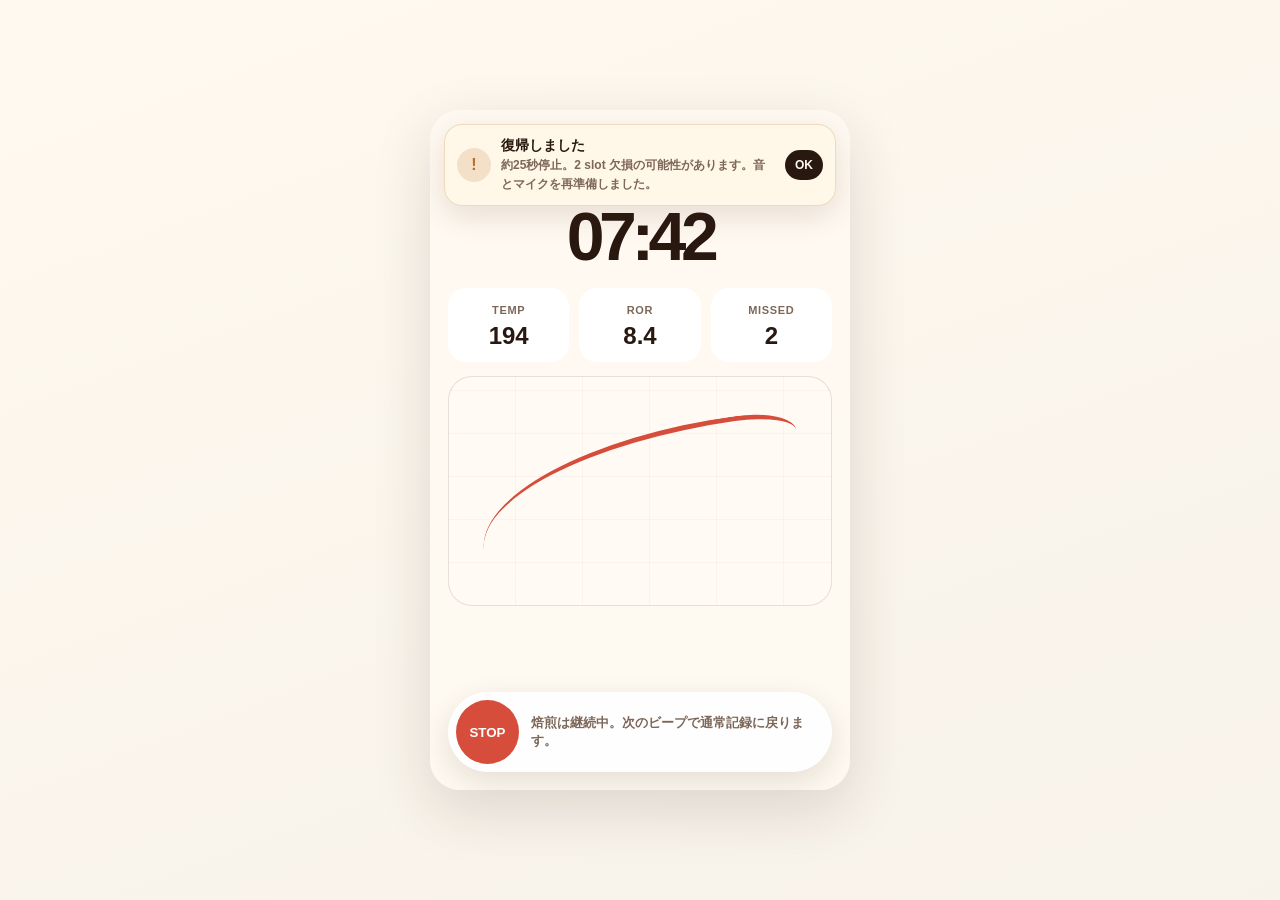
<file: mockups/issue-20-resume-recovery-a.html>
<!doctype html>
<html lang="ja">
<head>
<meta charset="utf-8">
<meta name="viewport" content="width=device-width, initial-scale=1">
<title>Issue #20 Mock A - Top Resume Toast</title>
<style>
    :root {
        --bg: #f7f2ea;
        --card: #fffaf2;
        --ink: #29180f;
        --muted: #7d6759;
        --warn: #bc6c25;
        --line: rgba(91, 60, 39, 0.14);
        --red: #d64d3b;
    }
    * { box-sizing: border-box; }
    body {
        margin: 0;
        min-height: 100vh;
        display: grid;
        place-items: center;
        background: linear-gradient(160deg, #fff9ef, var(--bg));
        color: var(--ink);
        font-family: ui-rounded, "Hiragino Maru Gothic ProN", "Yu Gothic", sans-serif;
    }
    main {
        position: relative;
        width: min(420px, calc(100vw - 28px));
        min-height: 680px;
        padding: 18px;
        border-radius: 30px;
        background: rgba(255, 250, 242, 0.9);
        box-shadow: 0 20px 60px rgba(50, 31, 18, 0.14);
        overflow: hidden;
    }
    .toast {
        position: absolute;
        top: 14px;
        left: 14px;
        right: 14px;
        z-index: 3;
        display: grid;
        grid-template-columns: auto 1fr auto;
        gap: 10px;
        align-items: center;
        padding: 12px;
        border: 1px solid rgba(188, 108, 37, 0.22);
        border-radius: 18px;
        background: rgba(255, 247, 231, 0.96);
        box-shadow: 0 10px 30px rgba(91, 60, 39, 0.14);
        backdrop-filter: blur(12px);
    }
    .icon {
        width: 34px;
        height: 34px;
        display: grid;
        place-items: center;
        border-radius: 50%;
        background: rgba(188, 108, 37, 0.16);
        color: var(--warn);
        font-weight: 900;
    }
    .toast b {
        display: block;
        font-size: 14px;
    }
    .toast span {
        color: var(--muted);
        font-size: 12px;
        font-weight: 700;
        line-height: 1.4;
    }
    .toast button {
        border: 0;
        border-radius: 999px;
        padding: 8px 10px;
        background: var(--ink);
        color: #fffaf2;
        font-size: 12px;
        font-weight: 900;
    }
    .timer {
        margin-top: 74px;
        text-align: center;
        font-size: 68px;
        line-height: 1;
        font-weight: 900;
        letter-spacing: -0.08em;
    }
    .stats {
        display: grid;
        grid-template-columns: repeat(3, 1fr);
        gap: 10px;
        margin: 18px 0 14px;
    }
    .stat {
        padding: 12px;
        border-radius: 18px;
        background: #fff;
        text-align: center;
    }
    .label {
        color: var(--muted);
        font-size: 11px;
        font-weight: 900;
        letter-spacing: 0.06em;
        text-transform: uppercase;
    }
    .value {
        display: block;
        margin-top: 4px;
        font-size: 24px;
        font-weight: 900;
    }
    .chart {
        height: 230px;
        border-radius: 24px;
        border: 1px solid var(--line);
        background:
            repeating-linear-gradient(0deg, transparent, transparent 42px, rgba(91, 60, 39, 0.07) 43px),
            repeating-linear-gradient(90deg, transparent, transparent 66px, rgba(91, 60, 39, 0.07) 67px),
            #fffaf4;
        position: relative;
    }
    .chart::before {
        content: "";
        position: absolute;
        left: 28px;
        right: 28px;
        bottom: 54px;
        height: 116px;
        border-top: 5px solid var(--red);
        border-radius: 90% 20% 0 0;
        transform: rotate(-8deg);
    }
    .action {
        position: absolute;
        left: 18px;
        right: 18px;
        bottom: 18px;
        display: flex;
        align-items: center;
        gap: 12px;
        padding: 8px;
        border-radius: 999px;
        background: rgba(255, 255, 255, 0.92);
        box-shadow: 0 10px 30px rgba(50, 31, 18, 0.12);
    }
    .round {
        width: 64px;
        height: 64px;
        border: 0;
        border-radius: 50%;
        background: var(--red);
        color: #fff;
        font-weight: 900;
    }
    .hint {
        color: var(--muted);
        font-size: 13px;
        font-weight: 800;
    }
</style>
</head>
<body>
<main>
    <aside class="toast" aria-label="resume warning">
        <div class="icon">!</div>
        <div>
            <b>復帰しました</b>
            <span>約25秒停止。2 slot 欠損の可能性があります。音とマイクを再準備しました。</span>
        </div>
        <button>OK</button>
    </aside>
    <div class="timer">07:42</div>
    <div class="stats">
        <div class="stat"><span class="label">Temp</span><span class="value">194</span></div>
        <div class="stat"><span class="label">RoR</span><span class="value">8.4</span></div>
        <div class="stat"><span class="label">Missed</span><span class="value">2</span></div>
    </div>
    <div class="chart" aria-label="roast chart mock"></div>
    <div class="action">
        <button class="round">STOP</button>
        <div class="hint">焙煎は継続中。次のビープで通常記録に戻ります。</div>
    </div>
</main>
</body>
</html>
</file>
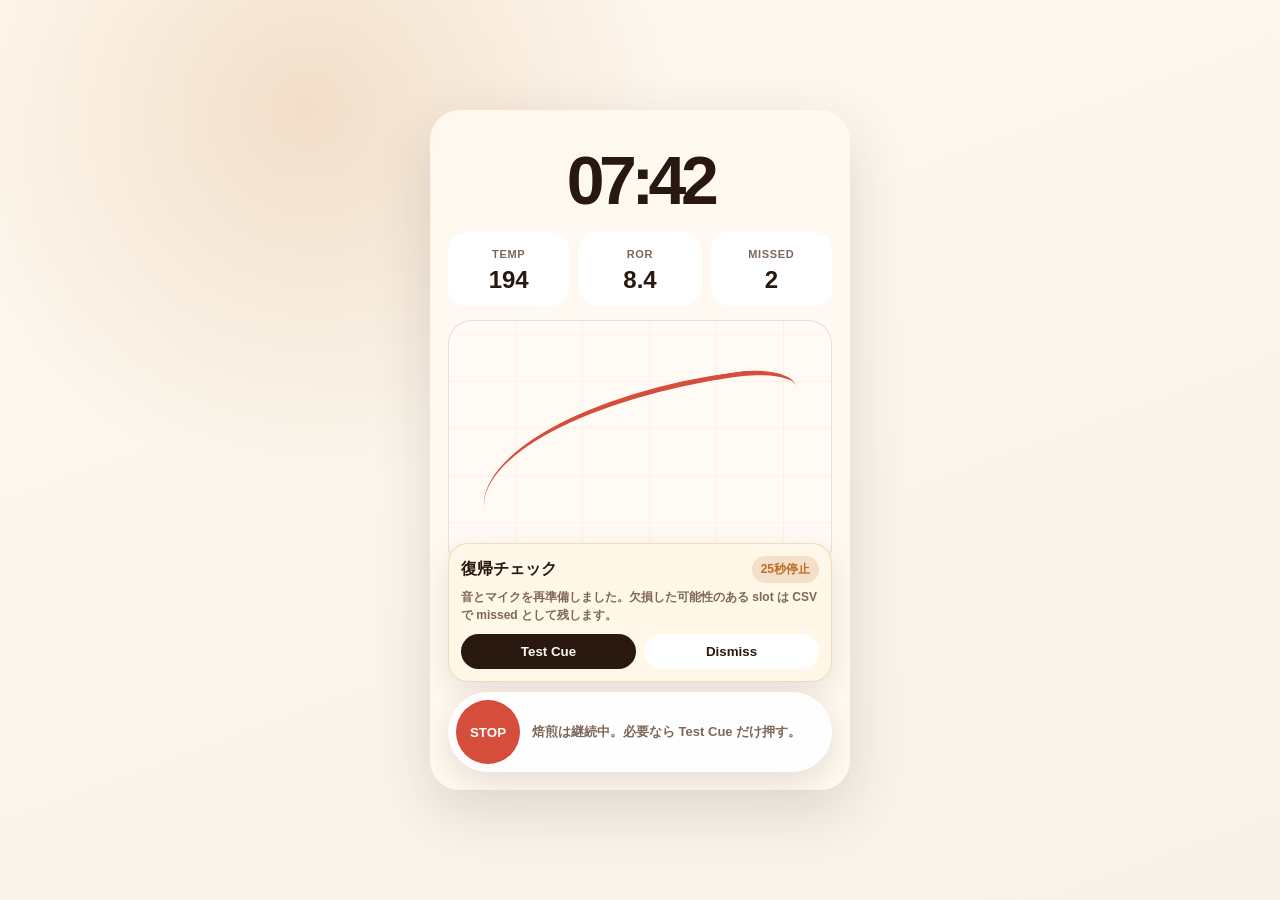
<file: mockups/issue-20-resume-recovery-b.html>
<!doctype html>
<html lang="ja">
<head>
<meta charset="utf-8">
<meta name="viewport" content="width=device-width, initial-scale=1">
<title>Issue #20 Mock B - Bottom Recovery Card</title>
<style>
    :root {
        --bg: #f7f2ea;
        --card: #fffaf2;
        --ink: #29180f;
        --muted: #7d6759;
        --warn: #bc6c25;
        --line: rgba(91, 60, 39, 0.14);
        --red: #d64d3b;
    }
    * { box-sizing: border-box; }
    body {
        margin: 0;
        min-height: 100vh;
        display: grid;
        place-items: center;
        background:
            radial-gradient(circle at 24% 12%, rgba(188, 108, 37, 0.18), transparent 30%),
            linear-gradient(160deg, #fff9ef, var(--bg));
        color: var(--ink);
        font-family: ui-rounded, "Hiragino Maru Gothic ProN", "Yu Gothic", sans-serif;
    }
    main {
        position: relative;
        width: min(420px, calc(100vw - 28px));
        min-height: 680px;
        padding: 18px;
        border-radius: 30px;
        background: rgba(255, 250, 242, 0.9);
        box-shadow: 0 20px 60px rgba(50, 31, 18, 0.14);
        overflow: hidden;
    }
    .timer {
        margin-top: 18px;
        text-align: center;
        font-size: 68px;
        line-height: 1;
        font-weight: 900;
        letter-spacing: -0.08em;
    }
    .stats {
        display: grid;
        grid-template-columns: repeat(3, 1fr);
        gap: 10px;
        margin: 18px 0 14px;
    }
    .stat {
        padding: 12px;
        border-radius: 18px;
        background: #fff;
        text-align: center;
    }
    .label {
        color: var(--muted);
        font-size: 11px;
        font-weight: 900;
        letter-spacing: 0.06em;
        text-transform: uppercase;
    }
    .value {
        display: block;
        margin-top: 4px;
        font-size: 24px;
        font-weight: 900;
    }
    .chart {
        height: 250px;
        border-radius: 24px;
        border: 1px solid var(--line);
        background:
            repeating-linear-gradient(0deg, transparent, transparent 46px, rgba(91, 60, 39, 0.07) 47px),
            repeating-linear-gradient(90deg, transparent, transparent 66px, rgba(91, 60, 39, 0.07) 67px),
            #fffaf4;
        position: relative;
    }
    .chart::before {
        content: "";
        position: absolute;
        left: 28px;
        right: 28px;
        bottom: 58px;
        height: 120px;
        border-top: 5px solid var(--red);
        border-radius: 90% 20% 0 0;
        transform: rotate(-8deg);
    }
    .bottom-stack {
        position: absolute;
        left: 18px;
        right: 18px;
        bottom: 18px;
        display: grid;
        gap: 10px;
    }
    .recovery {
        padding: 12px;
        border: 1px solid rgba(188, 108, 37, 0.22);
        border-radius: 20px;
        background: rgba(255, 247, 231, 0.96);
        box-shadow: 0 10px 30px rgba(91, 60, 39, 0.12);
    }
    .recovery-head {
        display: flex;
        align-items: center;
        justify-content: space-between;
        gap: 10px;
        font-weight: 900;
    }
    .badge {
        padding: 5px 9px;
        border-radius: 999px;
        background: rgba(188, 108, 37, 0.16);
        color: var(--warn);
        font-size: 12px;
        font-weight: 900;
    }
    .recovery p {
        margin: 6px 0 10px;
        color: var(--muted);
        font-size: 12px;
        font-weight: 700;
        line-height: 1.45;
    }
    .recovery-actions {
        display: grid;
        grid-template-columns: 1fr 1fr;
        gap: 8px;
    }
    .recovery-actions button {
        border: 0;
        border-radius: 999px;
        padding: 10px;
        font-weight: 900;
    }
    .primary {
        background: var(--ink);
        color: #fffaf2;
    }
    .secondary {
        background: #fff;
        color: var(--ink);
    }
    .action {
        display: flex;
        align-items: center;
        gap: 12px;
        padding: 8px;
        border-radius: 999px;
        background: rgba(255, 255, 255, 0.92);
        box-shadow: 0 10px 30px rgba(50, 31, 18, 0.12);
    }
    .round {
        width: 64px;
        height: 64px;
        border: 0;
        border-radius: 50%;
        background: var(--red);
        color: #fff;
        font-weight: 900;
    }
    .hint {
        color: var(--muted);
        font-size: 13px;
        font-weight: 800;
    }
</style>
</head>
<body>
<main>
    <div class="timer">07:42</div>
    <div class="stats">
        <div class="stat"><span class="label">Temp</span><span class="value">194</span></div>
        <div class="stat"><span class="label">RoR</span><span class="value">8.4</span></div>
        <div class="stat"><span class="label">Missed</span><span class="value">2</span></div>
    </div>
    <div class="chart" aria-label="roast chart mock"></div>
    <div class="bottom-stack">
        <section class="recovery" aria-label="resume recovery">
            <div class="recovery-head">
                <span>復帰チェック</span>
                <span class="badge">25秒停止</span>
            </div>
            <p>音とマイクを再準備しました。欠損した可能性のある slot は CSV で missed として残します。</p>
            <div class="recovery-actions">
                <button class="primary">Test Cue</button>
                <button class="secondary">Dismiss</button>
            </div>
        </section>
        <div class="action">
            <button class="round">STOP</button>
            <div class="hint">焙煎は継続中。必要なら Test Cue だけ押す。</div>
        </div>
    </div>
</main>
</body>
</html>
</file>
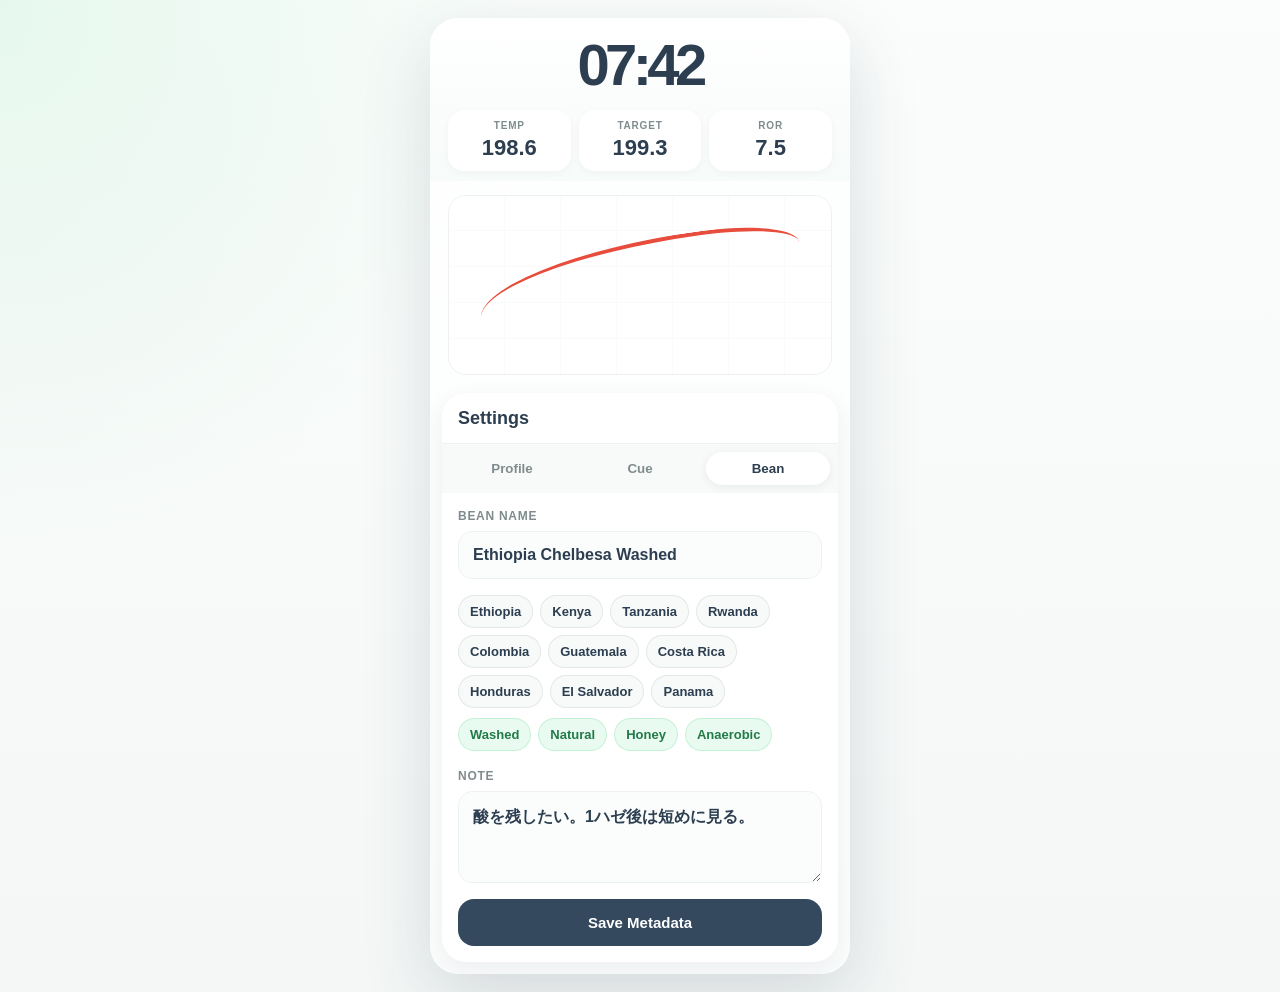
<file: mockups/issue-6-bean-metadata-preview.html>
<!doctype html>
<html lang="ja">
<head>
<meta charset="utf-8">
<meta name="viewport" content="width=device-width, initial-scale=1">
<title>Issue #6 Preview - Bean Metadata</title>
<style>
    :root {
        --bg-main: #f4f7f6;
        --surface: #ffffff;
        --surface-soft: #f8faf9;
        --text-primary: #2c3e50;
        --text-secondary: #7f8c8d;
        --line: #edf2f1;
        --accent-green: #2ecc71;
        --accent-blue: #34495e;
        --shadow: 0 8px 24px rgba(44, 62, 80, 0.08);
    }

    * {
        box-sizing: border-box;
    }

    body {
        margin: 0;
        min-height: 100vh;
        display: grid;
        place-items: center;
        padding: 18px;
        background:
            radial-gradient(circle at top left, rgba(46, 204, 113, 0.10), transparent 34%),
            linear-gradient(180deg, #fbfdfc, var(--bg-main));
        color: var(--text-primary);
        font-family: -apple-system, BlinkMacSystemFont, "Hiragino Sans", "Yu Gothic", sans-serif;
    }

    main {
        width: min(420px, 100%);
        border-radius: 28px;
        background: rgba(255, 255, 255, 0.78);
        box-shadow: 0 22px 70px rgba(44, 62, 80, 0.16);
        overflow: hidden;
    }

    .app-top {
        padding: 18px 18px 10px;
        background: linear-gradient(180deg, #ffffff, #f7fbf9);
    }

    .timer {
        text-align: center;
        font-size: 58px;
        line-height: 1;
        font-weight: 900;
        letter-spacing: -0.08em;
        font-variant-numeric: tabular-nums;
    }

    .stats {
        display: grid;
        grid-template-columns: repeat(3, 1fr);
        gap: 8px;
        margin-top: 16px;
    }

    .stat-box {
        padding: 10px 8px;
        border-radius: 16px;
        background: var(--surface);
        text-align: center;
        box-shadow: 0 2px 8px rgba(44, 62, 80, 0.04);
    }

    .stat-label {
        display: block;
        color: var(--text-secondary);
        font-size: 10px;
        font-weight: 800;
        letter-spacing: 0.08em;
        text-transform: uppercase;
    }

    .stat-value {
        display: block;
        margin-top: 4px;
        font-size: 22px;
        font-weight: 900;
    }

    .chart {
        height: 180px;
        margin: 14px 18px 18px;
        border: 1px solid var(--line);
        border-radius: 18px;
        background:
            repeating-linear-gradient(0deg, transparent, transparent 35px, rgba(127, 140, 141, 0.08) 36px),
            repeating-linear-gradient(90deg, transparent, transparent 55px, rgba(127, 140, 141, 0.08) 56px),
            #ffffff;
        position: relative;
        overflow: hidden;
    }

    .chart::before {
        content: "";
        position: absolute;
        left: 28px;
        right: 28px;
        bottom: 52px;
        height: 78px;
        border-top: 4px solid #e74c3c;
        border-radius: 70% 30% 0 0;
        transform: rotate(-8deg);
    }

    .settings {
        margin: 0 12px 12px;
        border-radius: 24px;
        background: var(--surface);
        box-shadow: var(--shadow);
        overflow: hidden;
    }

    .settings-head {
        display: flex;
        align-items: center;
        justify-content: space-between;
        gap: 12px;
        padding: 16px;
        border-bottom: 1px solid var(--line);
    }

    .settings-head h1 {
        margin: 0;
        font-size: 18px;
        line-height: 1;
    }

    .tabs {
        display: grid;
        grid-template-columns: repeat(3, 1fr);
        gap: 4px;
        padding: 8px;
        background: var(--surface-soft);
    }

    .tab {
        border: 0;
        border-radius: 999px;
        padding: 9px 10px;
        background: transparent;
        color: var(--text-secondary);
        font-weight: 800;
    }

    .tab.active {
        background: var(--surface);
        color: var(--text-primary);
        box-shadow: 0 2px 8px rgba(44, 62, 80, 0.08);
    }

    .panel {
        padding: 16px;
    }

    .field {
        display: grid;
        gap: 8px;
        margin-bottom: 16px;
    }

    label {
        font-size: 12px;
        font-weight: 900;
        color: var(--text-secondary);
        letter-spacing: 0.06em;
        text-transform: uppercase;
    }

    .input,
    .textarea {
        width: 100%;
        border: 1px solid var(--line);
        border-radius: 14px;
        background: #fbfdfc;
        color: var(--text-primary);
        font: inherit;
        font-size: 16px;
        font-weight: 700;
        outline: none;
    }

    .input {
        height: 48px;
        padding: 0 14px;
    }

    .textarea {
        min-height: 92px;
        padding: 13px 14px;
        resize: vertical;
        line-height: 1.5;
    }

    .input:focus,
    .textarea:focus {
        border-color: rgba(46, 204, 113, 0.75);
        box-shadow: 0 0 0 3px rgba(46, 204, 113, 0.14);
    }

    .suggestions {
        display: grid;
        gap: 10px;
        margin-top: 2px;
    }

    .suggestion-group {
        display: flex;
        flex-wrap: wrap;
        gap: 7px;
    }

    .chip {
        border: 1px solid rgba(44, 62, 80, 0.10);
        border-radius: 999px;
        padding: 8px 11px;
        background: #f7faf9;
        color: var(--text-primary);
        font-size: 13px;
        font-weight: 800;
        cursor: pointer;
        -webkit-tap-highlight-color: transparent;
    }

    .chip.process {
        background: rgba(46, 204, 113, 0.10);
        border-color: rgba(46, 204, 113, 0.20);
        color: #227a48;
    }

    .chip:active {
        transform: scale(0.96);
    }

    .save {
        width: 100%;
        border: 0;
        border-radius: 16px;
        padding: 15px;
        background: var(--accent-blue);
        color: #ffffff;
        font-size: 15px;
        font-weight: 900;
    }
</style>
</head>
<body>
<main>
    <div class="app-top">
        <div class="timer">07:42</div>
        <div class="stats" aria-hidden="true">
            <div class="stat-box">
                <span class="stat-label">Temp</span>
                <span class="stat-value">198.6</span>
            </div>
            <div class="stat-box">
                <span class="stat-label">Target</span>
                <span class="stat-value">199.3</span>
            </div>
            <div class="stat-box">
                <span class="stat-label">RoR</span>
                <span class="stat-value">7.5</span>
            </div>
        </div>
    </div>

    <div class="chart" aria-label="roast curve mock"></div>

    <section class="settings" aria-label="settings bean preview">
        <div class="settings-head">
            <h1>Settings</h1>
        </div>
        <div class="tabs" role="tablist" aria-label="settings sections">
            <button class="tab" type="button">Profile</button>
            <button class="tab" type="button">Cue</button>
            <button class="tab active" type="button">Bean</button>
        </div>

        <div class="panel">
            <div class="field">
                <label for="beanName">Bean Name</label>
                <input id="beanName" class="input" type="text" value="Ethiopia Chelbesa Washed" placeholder="Ethiopia Chelbesa Washed">
            </div>

            <div class="suggestions" aria-label="bean name suggestions">
                <div class="suggestion-group" aria-label="origin suggestions">
                    <button class="chip" type="button">Ethiopia</button>
                    <button class="chip" type="button">Kenya</button>
                    <button class="chip" type="button">Tanzania</button>
                    <button class="chip" type="button">Rwanda</button>
                    <button class="chip" type="button">Colombia</button>
                    <button class="chip" type="button">Guatemala</button>
                    <button class="chip" type="button">Costa Rica</button>
                    <button class="chip" type="button">Honduras</button>
                    <button class="chip" type="button">El Salvador</button>
                    <button class="chip" type="button">Panama</button>
                </div>
                <div class="suggestion-group" aria-label="process suggestions">
                    <button class="chip process" type="button">Washed</button>
                    <button class="chip process" type="button">Natural</button>
                    <button class="chip process" type="button">Honey</button>
                    <button class="chip process" type="button">Anaerobic</button>
                </div>
            </div>

            <div class="field" style="margin-top: 18px;">
                <label for="note">Note</label>
                <textarea id="note" class="textarea" placeholder="火力強め。次回は1ハゼ後を少し短くする。">酸を残したい。1ハゼ後は短めに見る。</textarea>
            </div>

            <button class="save" type="button">Save Metadata</button>
        </div>
    </section>
</main>

<script>
    const beanInput = document.getElementById('beanName');
    document.querySelectorAll('.chip').forEach((chip) => {
        chip.addEventListener('click', () => {
            const token = chip.textContent.trim();
            const current = beanInput.value.trim();
            const words = current.toLowerCase().split(/\s+/);

            if (words.includes(token.toLowerCase())) {
                beanInput.focus();
                return;
            }

            beanInput.value = current ? `${current} ${token}` : token;
            beanInput.focus();
        });
    });
</script>
</body>
</html>
</file>
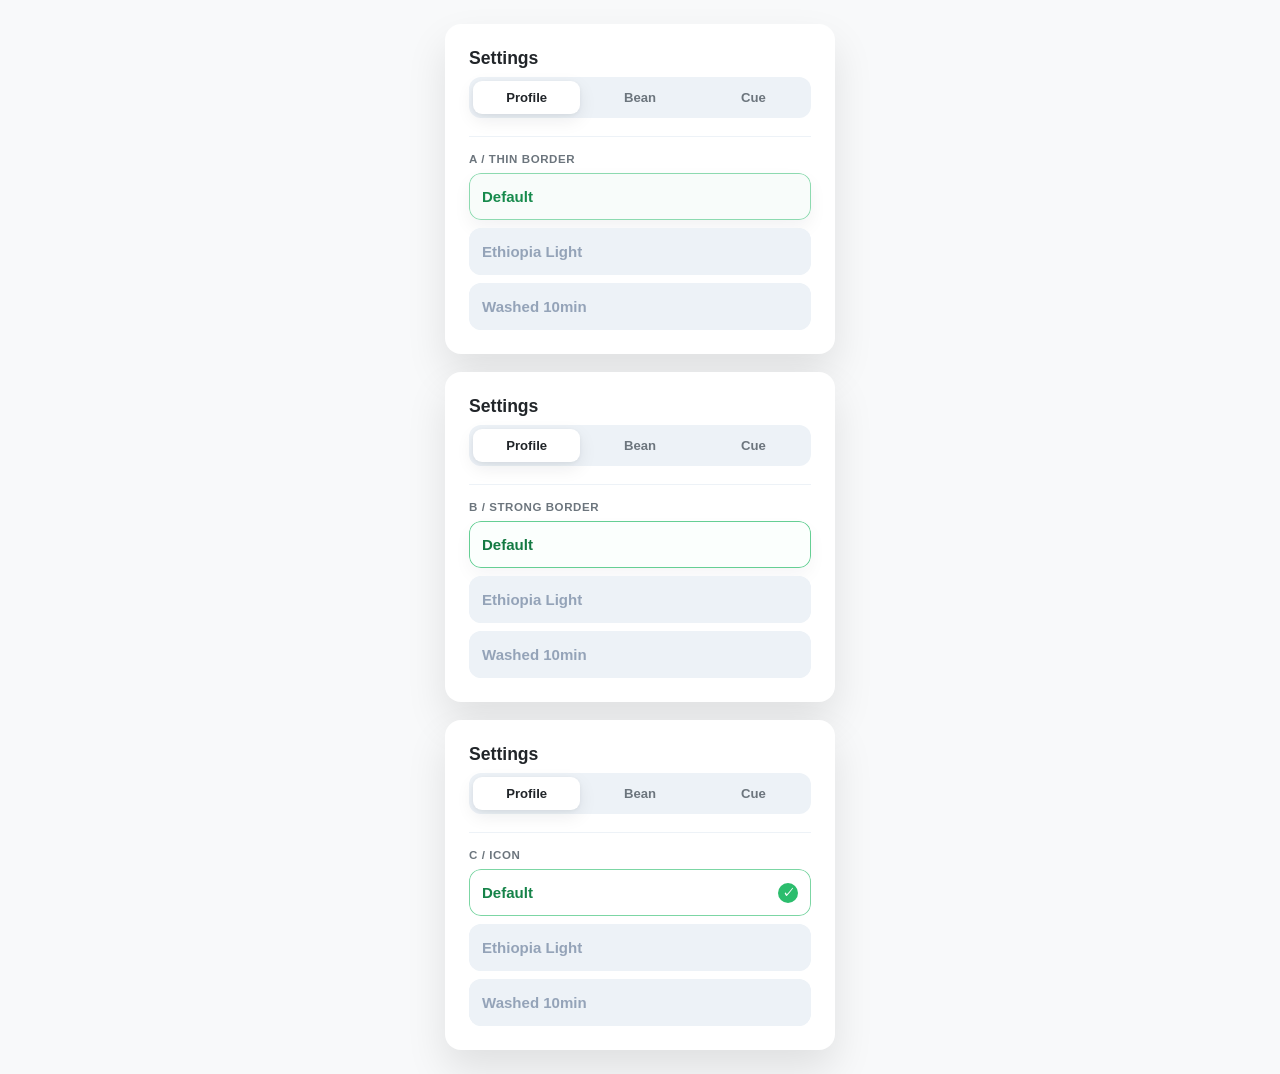
<file: mockups/profile-active-state-preview.html>
<!DOCTYPE html>
<html lang="ja">
<head>
<meta charset="UTF-8">
<meta name="viewport" content="width=device-width, initial-scale=1.0">
<title>Profile Active State Preview</title>
<style>
    :root {
        --bg-main: #f8f9fa;
        --surface: #ffffff;
        --text-primary: #212529;
        --text-secondary: #6c757d;
        --accent-green: #2cbd6d;
        --accent-red: #e74c3c;
    }

    * {
        box-sizing: border-box;
    }

    body {
        margin: 0;
        min-height: 100vh;
        background: var(--bg-main);
        color: var(--text-primary);
        font-family: -apple-system, BlinkMacSystemFont, "Segoe UI", sans-serif;
        padding: 24px 14px;
    }

    .preview-shell {
        display: grid;
        gap: 18px;
        margin: 0 auto;
        max-width: 390px;
    }

    .modal-content {
        background: var(--surface);
        border-radius: 16px;
        box-shadow: 0 20px 40px rgba(0, 0, 0, 0.1);
        padding: 24px;
    }

    h3 {
        font-size: 1.1rem;
        font-weight: 600;
        margin: 0 0 8px;
    }

    .settings-tabs {
        display: grid;
        grid-template-columns: repeat(3, 1fr);
        gap: 6px;
        background: #edf2f7;
        border-radius: 12px;
        margin-bottom: 18px;
        padding: 4px;
        position: relative;
    }

    .settings-tab-indicator {
        position: absolute;
        top: 4px;
        bottom: 4px;
        left: 4px;
        width: calc((100% - 20px) / 3);
        border-radius: 9px;
        background: var(--surface);
        box-shadow: 0 1px 4px rgba(0, 0, 0, 0.05), 0 6px 18px rgba(15, 23, 42, 0.08);
    }

    .settings-tab {
        border: none;
        border-radius: 9px;
        background: transparent;
        color: var(--text-secondary);
        font-size: 0.82rem;
        font-weight: 700;
        padding: 9px 10px;
        position: relative;
        z-index: 1;
    }

    .settings-tab.is-active {
        color: var(--text-primary);
    }

    .variant {
        border-top: 1px solid #edf2f7;
        padding-top: 16px;
    }

    .variant:first-of-type {
        border-top: none;
        padding-top: 0;
    }

    .variant-label {
        color: var(--text-secondary);
        display: block;
        font-size: 0.72rem;
        font-weight: 700;
        letter-spacing: 0.05em;
        margin-bottom: 8px;
        text-transform: uppercase;
    }

    .profile-list {
        display: flex;
        flex-direction: column;
        gap: 8px;
    }

    .profile-row {
        --profile-row-offset: 0px;
        --profile-delete-opacity: 0;
        background: #edf2f7;
        border-radius: 12px;
        overflow: hidden;
        position: relative;
    }

    .profile-row-body {
        align-items: center;
        background: #edf2f7;
        display: flex;
        gap: 10px;
        min-height: 46px;
        padding: 6px 10px;
        position: relative;
        border: 1.5px solid transparent;
        border-radius: 12px;
        transform: translateX(var(--profile-row-offset));
        transition: transform 0.3s cubic-bezier(0.2, 0.8, 0.2, 1), background 0.18s ease, border-color 0.18s ease;
        z-index: 1;
    }

    .profile-delete-btn {
        position: absolute;
        top: 0;
        right: 0;
        width: 58px;
        height: 100%;
        border: none;
        background: var(--accent-red);
        color: white;
        font-size: 1.15rem;
        font-weight: 800;
        opacity: var(--profile-delete-opacity);
    }

    .profile-name {
        width: 100%;
        border: none;
        background: transparent;
        color: #94a3b8;
        font-size: 0.94rem;
        font-weight: 700;
        min-width: 0;
        padding: 8px 2px;
    }

    .profile-name:focus {
        outline: none;
    }

    .option-a .profile-row.is-active {
        background: #f8fcfa;
        box-shadow: 0 8px 18px rgba(15, 23, 42, 0.05);
    }

    .option-a .profile-row.is-active .profile-row-body {
        border-color: rgba(44, 189, 109, 0.52);
        background: #f8fcfa;
    }

    .option-a .profile-row.is-active .profile-name {
        color: #178a4c;
    }

    .option-b .profile-row.is-active {
        background: #fbfffd;
        box-shadow: 0 8px 18px rgba(15, 23, 42, 0.04);
    }

    .option-b .profile-row.is-active .profile-row-body {
        border-color: rgba(44, 189, 109, 0.72);
        background: #fbfffd;
    }

    .option-b .profile-row.is-active .profile-name {
        color: #147a43;
    }

    .option-c .profile-row.is-active {
        background: #ffffff;
    }

    .option-c .profile-row.is-active .profile-row-body {
        border-color: rgba(44, 189, 109, 0.62);
        background: #ffffff;
        padding-right: 38px;
    }

    .option-c .profile-row.is-active .profile-name {
        color: #168349;
    }

    .option-c .profile-row.is-active .profile-row-body::after {
        align-items: center;
        background: var(--accent-green);
        border-radius: 999px;
        color: #ffffff;
        content: "✓";
        display: flex;
        font-size: 0.72rem;
        font-weight: 800;
        height: 20px;
        justify-content: center;
        position: absolute;
        right: 12px;
        top: 50%;
        transform: translateY(-50%);
        width: 20px;
    }
</style>
</head>
<body>
<main class="preview-shell">
    <section class="modal-content option-a">
        <h3>Settings</h3>
        <div class="settings-tabs">
            <span class="settings-tab-indicator"></span>
            <button class="settings-tab is-active" type="button">Profile</button>
            <button class="settings-tab" type="button">Bean</button>
            <button class="settings-tab" type="button">Cue</button>
        </div>
        <div class="variant">
            <span class="variant-label">A / thin border</span>
            <div class="profile-list">
                <div class="profile-row is-active">
                    <button class="profile-delete-btn" type="button">×</button>
                    <div class="profile-row-body"><input class="profile-name" value="Default"></div>
                </div>
                <div class="profile-row">
                    <button class="profile-delete-btn" type="button">×</button>
                    <div class="profile-row-body"><input class="profile-name" value="Ethiopia Light"></div>
                </div>
                <div class="profile-row">
                    <button class="profile-delete-btn" type="button">×</button>
                    <div class="profile-row-body"><input class="profile-name" value="Washed 10min"></div>
                </div>
            </div>
        </div>
    </section>

    <section class="modal-content option-b">
        <h3>Settings</h3>
        <div class="settings-tabs">
            <span class="settings-tab-indicator"></span>
            <button class="settings-tab is-active" type="button">Profile</button>
            <button class="settings-tab" type="button">Bean</button>
            <button class="settings-tab" type="button">Cue</button>
        </div>
        <div class="variant">
            <span class="variant-label">B / strong border</span>
            <div class="profile-list">
                <div class="profile-row is-active">
                    <button class="profile-delete-btn" type="button">×</button>
                    <div class="profile-row-body"><input class="profile-name" value="Default"></div>
                </div>
                <div class="profile-row">
                    <button class="profile-delete-btn" type="button">×</button>
                    <div class="profile-row-body"><input class="profile-name" value="Ethiopia Light"></div>
                </div>
                <div class="profile-row">
                    <button class="profile-delete-btn" type="button">×</button>
                    <div class="profile-row-body"><input class="profile-name" value="Washed 10min"></div>
                </div>
            </div>
        </div>
    </section>

    <section class="modal-content option-c">
        <h3>Settings</h3>
        <div class="settings-tabs">
            <span class="settings-tab-indicator"></span>
            <button class="settings-tab is-active" type="button">Profile</button>
            <button class="settings-tab" type="button">Bean</button>
            <button class="settings-tab" type="button">Cue</button>
        </div>
        <div class="variant">
            <span class="variant-label">C / icon</span>
            <div class="profile-list">
                <div class="profile-row is-active">
                    <button class="profile-delete-btn" type="button">×</button>
                    <div class="profile-row-body"><input class="profile-name" value="Default"></div>
                </div>
                <div class="profile-row">
                    <button class="profile-delete-btn" type="button">×</button>
                    <div class="profile-row-body"><input class="profile-name" value="Ethiopia Light"></div>
                </div>
                <div class="profile-row">
                    <button class="profile-delete-btn" type="button">×</button>
                    <div class="profile-row-body"><input class="profile-name" value="Washed 10min"></div>
                </div>
            </div>
        </div>
    </section>
</main>
</body>
</html>
</file>
